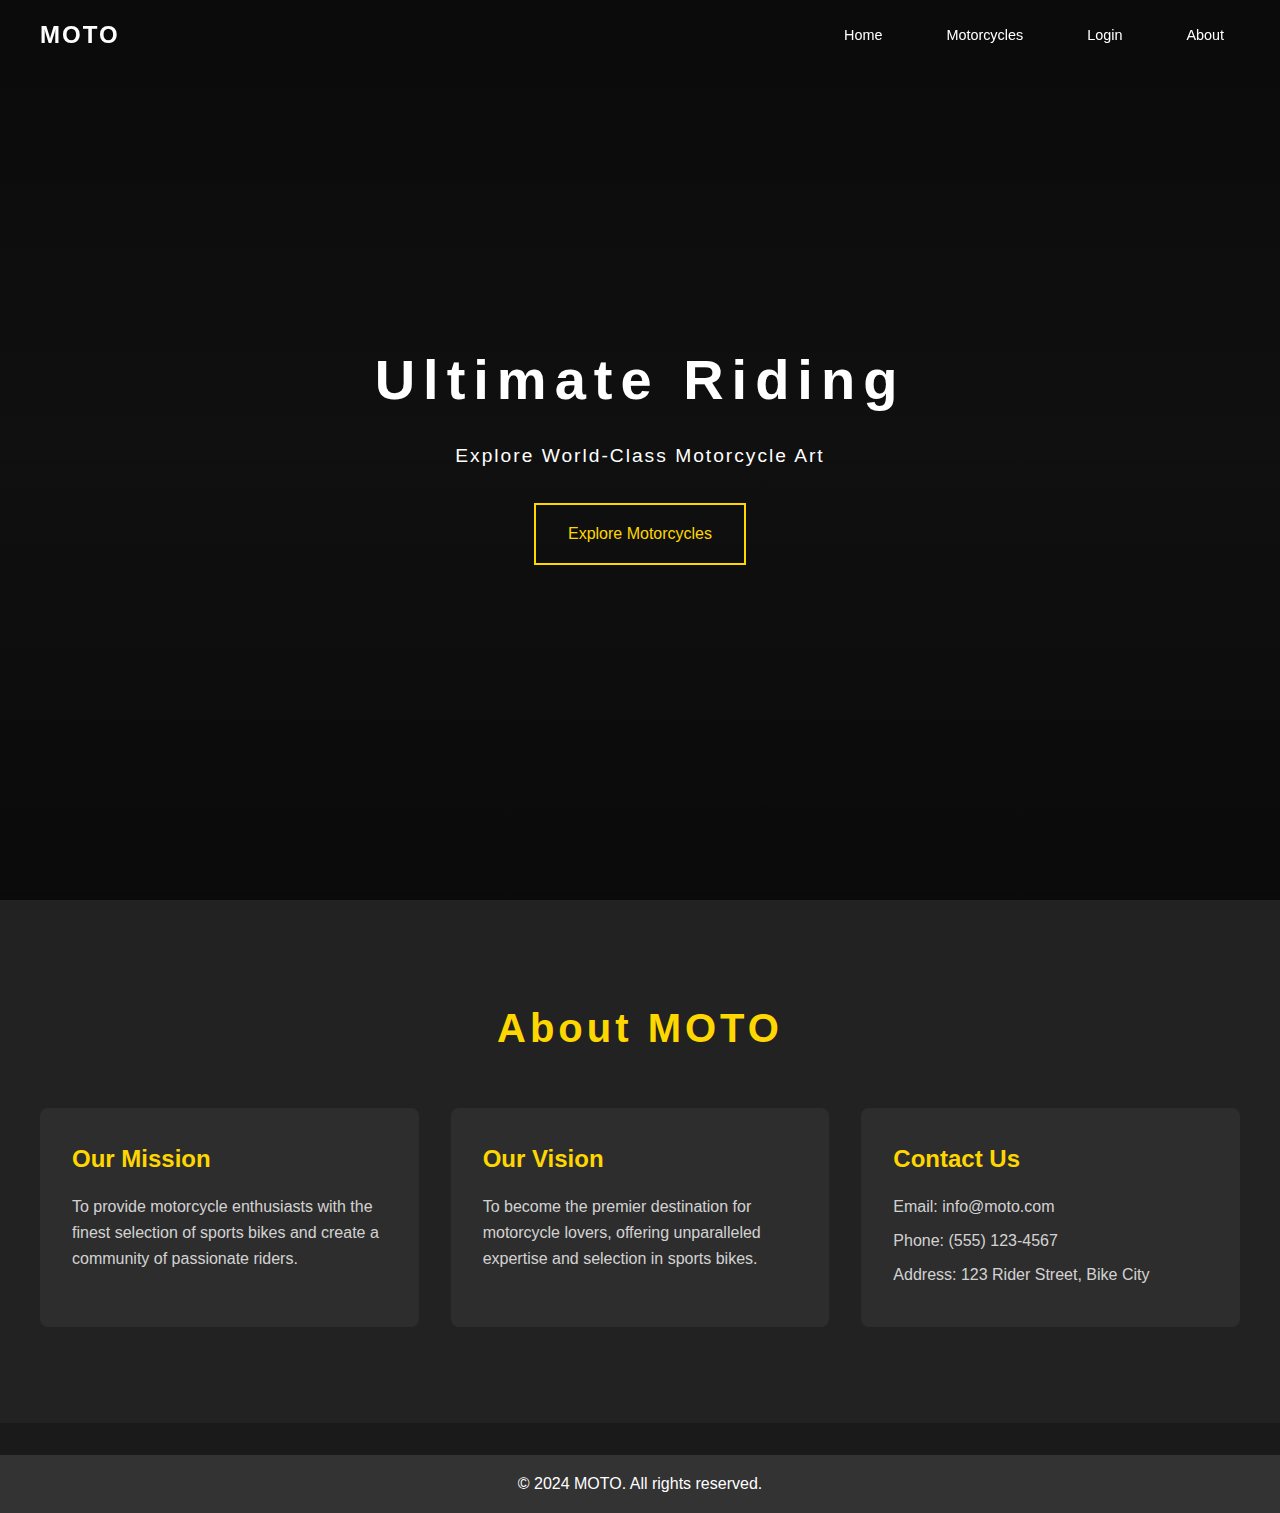
<file: index.html>
<!DOCTYPE html>
<html lang="en">
<head>
    <meta charset="UTF-8">
    <meta name="viewport" content="width=device-width, initial-scale=1.0">
    <title>MOTO</title>
    <link rel="stylesheet" href="style.css">
</head>
<body>
    <header>
        <nav>
            <div class="logo">MOTO</div>
            <ul class="nav-links">
                <li><a href="index.html">Home</a></li>
                <li><a href="motorcycles.html">Motorcycles</a></li>
                <li><a href="login.html">Login</a></li>
                <li><a href="#about">About</a></li>
            </ul>
        </nav>
    </header>

    <main>
        <section class="hero">
            <div class="hero-content">
                <h1>Ultimate Riding</h1>
                <p>Explore World-Class Motorcycle Art</p>
                <a href="motorcycles.html" class="explore-btn">Explore Motorcycles</a>
            </div>
        </section>

        <section id="about" class="about-section">
            <div class="about-content">
                <h2>About MOTO</h2>
                <div class="about-grid">
                    <div class="about-card">
                        <h3>Our Mission</h3>
                        <p>To provide motorcycle enthusiasts with the finest selection of sports bikes and create a community of passionate riders.</p>
                    </div>
                    <div class="about-card">
                        <h3>Our Vision</h3>
                        <p>To become the premier destination for motorcycle lovers, offering unparalleled expertise and selection in sports bikes.</p>
                    </div>
                    <div class="about-card">
                        <h3>Contact Us</h3>
                        <p>Email: info@moto.com</p>
                        <p>Phone: (555) 123-4567</p>
                        <p>Address: 123 Rider Street, Bike City</p>
                    </div>
                </div>
            </div>
        </section>
    </main>

    <footer>
        <p>&copy; 2024 MOTO. All rights reserved.</p>
    </footer>

    <script src="script.js"></script>
</body>
</html>
</file>
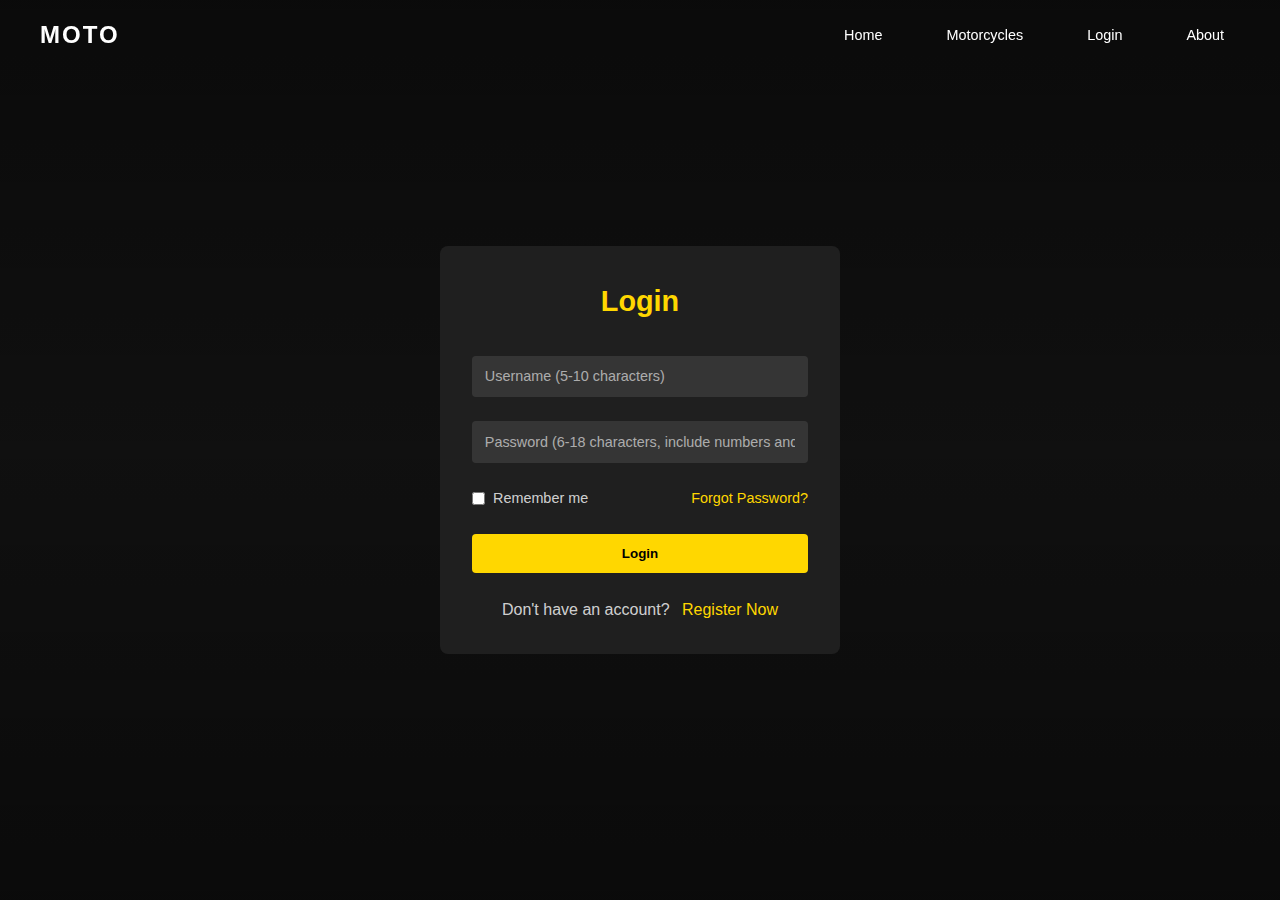
<file: login.html>
<!DOCTYPE html>
<html lang="en">
<head>
    <meta charset="UTF-8">
    <meta name="viewport" content="width=device-width, initial-scale=1.0">
    <title>MOTO - Login</title>
    <link rel="stylesheet" href="style.css">
</head>
<body>
    <header>
        <nav>
            <div class="logo">MOTO</div>
            <ul class="nav-links">
                <li><a href="index.html">Home</a></li>
                <li><a href="motorcycles.html">Motorcycles</a></li>
                <li><a href="login.html" class="active">Login</a></li>
                <li><a href="index.html#about">About</a></li>
            </ul>
        </nav>
    </header>

    <main>
        <section class="login-section">
            <div class="login-container">
                <h2>Login</h2>
                <form id="loginForm">
                    <div class="form-group">
                        <input type="text" id="username" name="username" placeholder="Username (5-10 characters)" required>
                    </div>
                    <div class="form-group">
                        <input type="password" id="password" name="password" placeholder="Password (6-18 characters, include numbers and letters)" required>
                    </div>
                    <div class="form-options">
                        <label class="remember-me">
                            <input type="checkbox" id="remember" name="remember">
                            <span>Remember me</span>
                        </label>
                        <a href="#" class="forgot-password">Forgot Password?</a>
                    </div>
                    <button type="submit" class="login-btn">Login</button>
                </form>
                <div class="register-link">
                    <span>Don't have an account?</span>
                    <a href="#" class="register-btn">Register Now</a>
                </div>
            </div>
        </section>
    </main>

    <script src="script.js"></script>
</body>
</html>
</file>
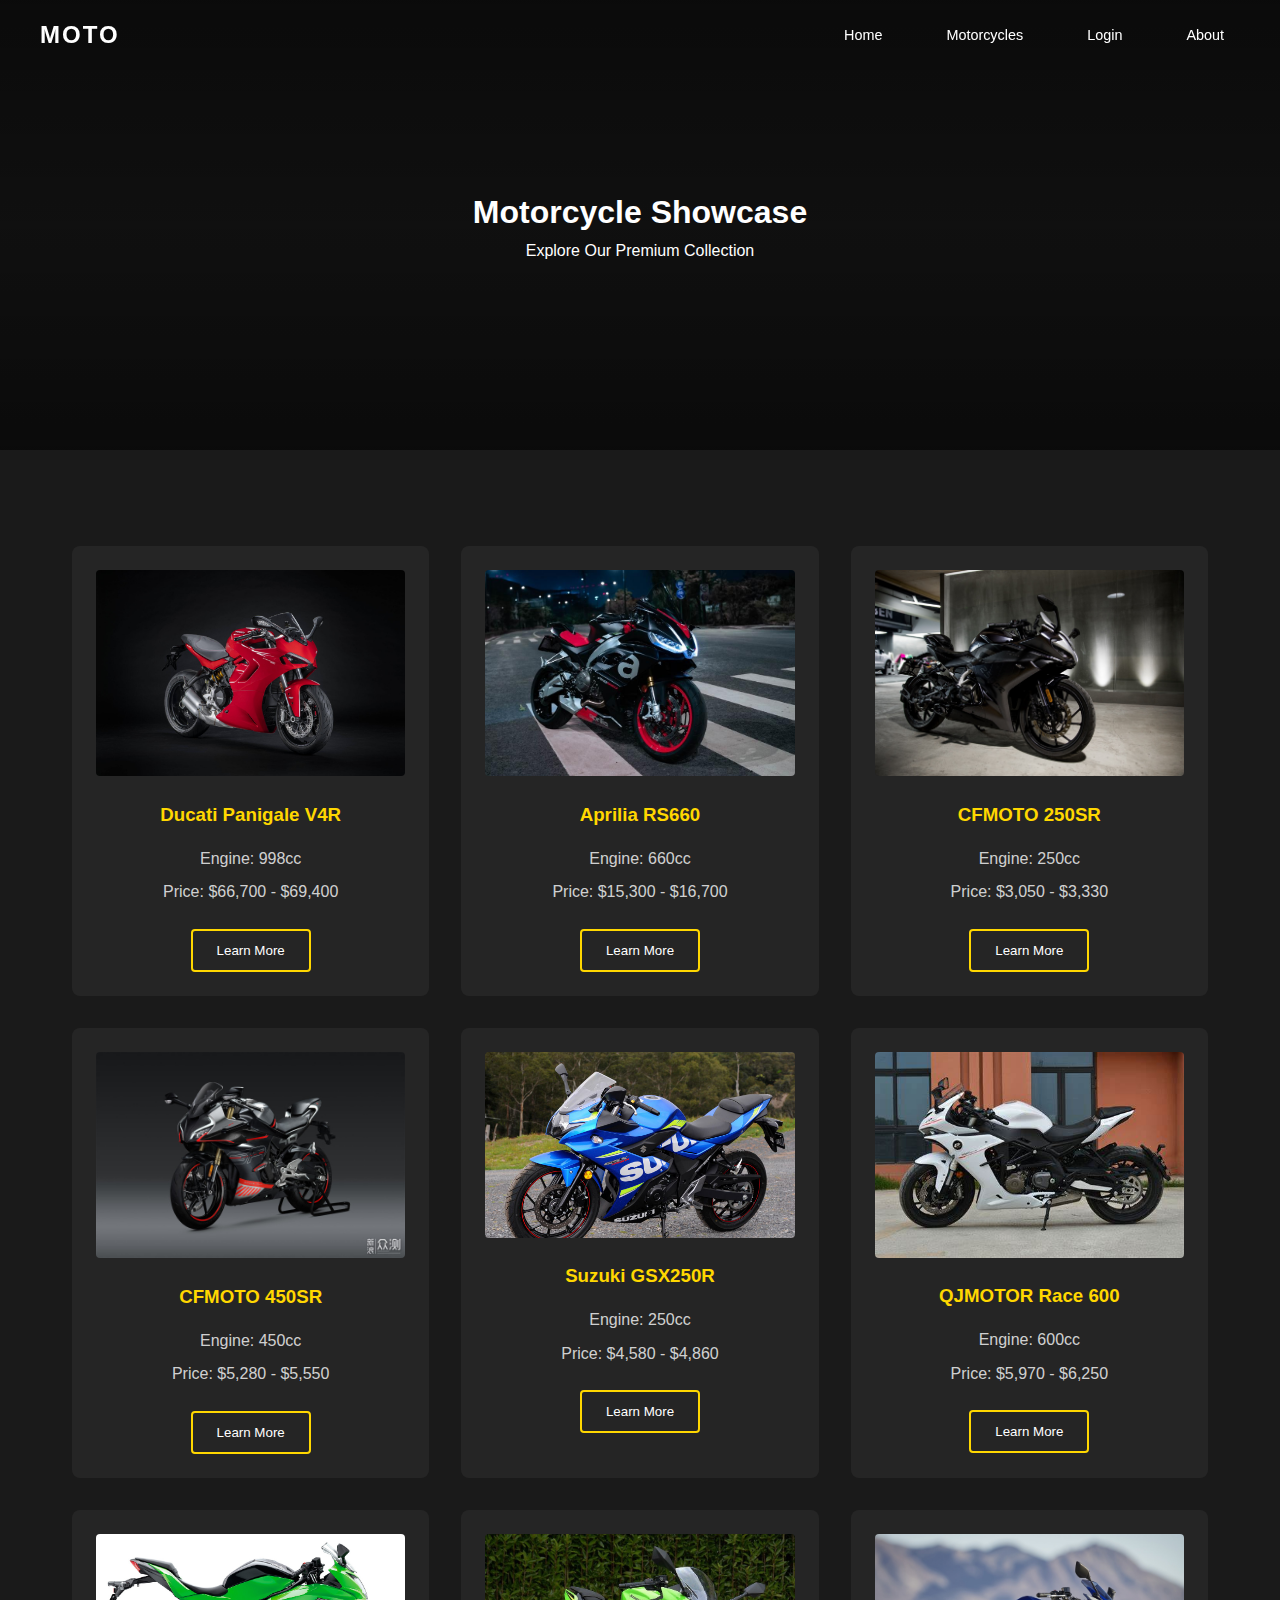
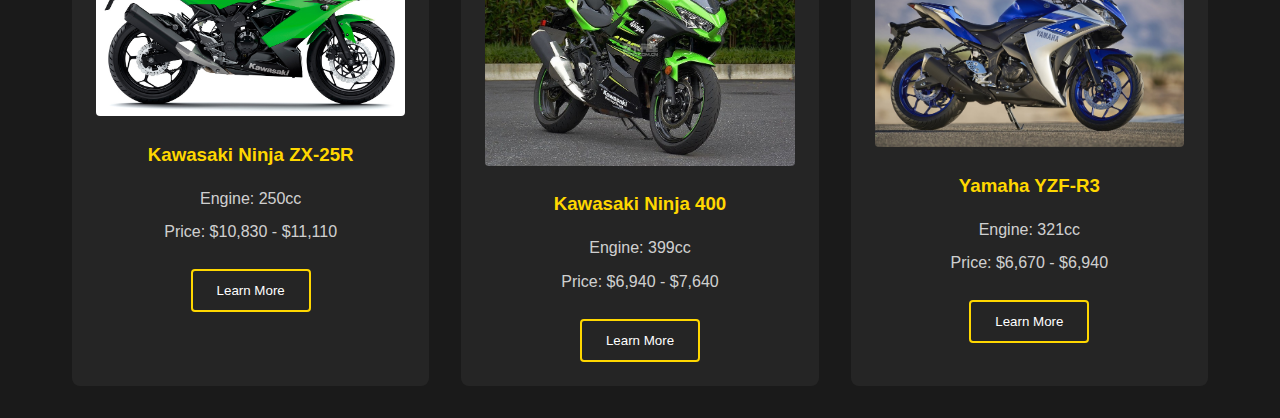
<file: motorcycles.html>
<!DOCTYPE html>
<html lang="en">
<head>
    <meta charset="UTF-8">
    <meta name="viewport" content="width=device-width, initial-scale=1.0">
    <title>MOTO - Motorcycle Showcase</title>
    <link rel="stylesheet" href="style.css">
</head>
<body>
    <header>
        <nav>
            <div class="logo">MOTO</div>
            <ul class="nav-links">
                <li><a href="index.html">Home</a></li>
                <li><a href="motorcycles.html" class="active">Motorcycles</a></li>
                <li><a href="login.html">Login</a></li>
                <li><a href="index.html#about">About</a></li>
            </ul>
        </nav>
    </header>

    <main>
        <section class="motorcycles-hero">
            <div class="hero-content">
                <h1>Motorcycle Showcase</h1>
                <p>Explore Our Premium Collection</p>
            </div>
        </section>
        <section class="motorcycles">
            <div class="motorcycle-grid">
                <div class="motorcycle-card">
                    <img src="moto/moto1.png" alt="Motorcycle 1">
                    <h3>Ducati Panigale V4R</h3>
                    <p>Engine: 998cc</p>
                    <p>Price: $66,700 - $69,400</p>
                    <button class="detail-btn">Learn More</button>
                </div>
                <div class="motorcycle-card">
                    <img src="moto/moto2.jpg" alt="Motorcycle 2">
                    <h3>Aprilia RS660</h3>
                    <p>Engine: 660cc</p>
                    <p>Price: $15,300 - $16,700</p>
                    <button class="detail-btn">Learn More</button>
                </div>
                <div class="motorcycle-card">
                    <img src="moto/moto3.jpg" alt="Motorcycle 3">
                    <h3>CFMOTO 250SR</h3>
                    <p>Engine: 250cc</p>
                    <p>Price: $3,050 - $3,330</p>
                    <button class="detail-btn">Learn More</button>
                </div>
                <div class="motorcycle-card">
                    <img src="moto/moto4.jpeg" alt="Motorcycle 4">
                    <h3>CFMOTO 450SR</h3>
                    <p>Engine: 450cc</p>
                    <p>Price: $5,280 - $5,550</p>
                    <button class="detail-btn">Learn More</button>
                </div>
                <div class="motorcycle-card">
                    <img src="moto/moto5.jpg" alt="Motorcycle 5">
                    <h3>Suzuki GSX250R</h3>
                    <p>Engine: 250cc</p>
                    <p>Price: $4,580 - $4,860</p>
                    <button class="detail-btn">Learn More</button>
                </div>
                <div class="motorcycle-card">
                    <img src="moto/moto6.jpg" alt="Motorcycle 6">
                    <h3>QJMOTOR Race 600</h3>
                    <p>Engine: 600cc</p>
                    <p>Price: $5,970 - $6,250</p>
                    <button class="detail-btn">Learn More</button>
                </div>
                <div class="motorcycle-card">
                    <img src="moto/moto7.jpg" alt="Motorcycle 7">
                    <h3>Kawasaki Ninja ZX-25R</h3>
                    <p>Engine: 250cc</p>
                    <p>Price: $10,830 - $11,110</p>
                    <button class="detail-btn">Learn More</button>
                </div>
                <div class="motorcycle-card">
                    <img src="moto/moto8.jpg" alt="Motorcycle 8">
                    <h3>Kawasaki Ninja 400</h3>
                    <p>Engine: 399cc</p>
                    <p>Price: $6,940 - $7,640</p>
                    <button class="detail-btn">Learn More</button>
                </div>
                <div class="motorcycle-card">
                    <img src="moto/moto9.jpg" alt="Motorcycle 9">
                    <h3>Yamaha YZF-R3</h3>
                    <p>Engine: 321cc</p>
                    <p>Price: $6,670 - $6,940</p>
                    <button class="detail-btn">Learn More</button>
                </div>
            </div>
        </section>
    </main>

    <script src="script.js"></script>
</body>
</html>
</file>
<file: style.css>
* {
    margin: 0;
    padding: 0;
    box-sizing: border-box;
}

body {
    font-family: Arial, sans-serif;
    line-height: 1.6;
    background-color: #1a1a1a;
}

/* 导航栏样式 */
header {
    background-color: transparent;
    position: fixed;
    width: 100%;
    z-index: 1000;
    padding: 1rem;
}

nav {
    display: flex;
    justify-content: space-between;
    align-items: center;
    max-width: 1200px;
    margin: 0 auto;
}

.logo {
    color: white;
    font-size: 1.5rem;
    font-weight: bold;
    letter-spacing: 2px;
}

.nav-links {
    display: flex;
    list-style: none;
}

.nav-links li {
    margin-left: 2rem;
}

.nav-links a {
    color: white;
    text-decoration: none;
    padding: 0.5rem 1rem;
    font-size: 0.9rem;
    transition: opacity 0.3s;
}

.nav-links a:hover {
    opacity: 0.8;
}

/* 首页样式 */
.hero {
    height: 100vh;
    background-image: url('https://images.unsplash.com/photo-1558981806-ec527fa84c39?auto=format&fit=crop&w=1350&q=80');
    background-size: cover;
    background-position: center 30%;
    background-repeat: no-repeat;
    position: relative;
    display: flex;
    align-items: center;
    justify-content: center;
    color: white;
    text-align: center;
}

.hero::before {
    content: '';
    position: absolute;
    top: 0;
    left: 0;
    right: 0;
    bottom: 0;
    background: linear-gradient(
        to bottom,
        rgba(0, 0, 0, 0.6) 0%,
        rgba(0, 0, 0, 0.4) 50%,
        rgba(0, 0, 0, 0.6) 100%
    );
}

.hero-content {
    position: relative;
    z-index: 1;
}

.hero h1 {
    font-size: 3.5rem;
    margin-bottom: 1rem;
    letter-spacing: 8px;
}

.hero p {
    font-size: 1.2rem;
    margin-bottom: 2rem;
    letter-spacing: 2px;
}

.explore-btn {
    display: inline-block;
    padding: 1rem 2rem;
    background-color: transparent;
    border: 2px solid #FFD700;
    color: #FFD700;
    text-decoration: none;
    font-size: 1rem;
    transition: all 0.3s;
    cursor: pointer;
}

.explore-btn:hover {
    background-color: #FFD700;
    color: black;
}

/* 摩托车展示页面样式 */
.motorcycles-hero {
    height: 50vh;
    background-image: url('https://images.unsplash.com/photo-1558981806-ec527fa84c39?auto=format&fit=crop&w=1350&q=80');
    background-size: cover;
    background-position: center 30%;
    background-repeat: no-repeat;
    position: relative;
    display: flex;
    align-items: center;
    justify-content: center;
    color: white;
    text-align: center;
    margin-bottom: 4rem;
}

.motorcycles-hero::before {
    content: '';
    position: absolute;
    top: 0;
    left: 0;
    right: 0;
    bottom: 0;
    background: linear-gradient(
        to bottom,
        rgba(0, 0, 0, 0.6) 0%,
        rgba(0, 0, 0, 0.4) 50%,
        rgba(0, 0, 0, 0.6) 100%
    );
}

.motorcycles {
    padding: 2rem;
    max-width: 1200px;
    margin: 0 auto;
}

.motorcycle-grid {
    display: grid;
    grid-template-columns: repeat(auto-fit, minmax(300px, 1fr));
    gap: 2rem;
}

.motorcycle-card {
    border: none;
    background-color: rgba(255, 255, 255, 0.05);
    padding: 1.5rem;
    text-align: center;
    border-radius: 8px;
    color: white;
    transition: transform 0.3s;
}

.motorcycle-card:hover {
    transform: translateY(-5px);
}

.motorcycle-card img {
    max-width: 100%;
    margin-bottom: 1rem;
    border-radius: 4px;
}

.motorcycle-card h3 {
    color: #FFD700;
    margin-bottom: 1rem;
}

.motorcycle-card p {
    color: rgba(255, 255, 255, 0.8);
    margin-bottom: 0.5rem;
}

.detail-btn {
    background-color: transparent;
    border: 2px solid #FFD700;
    color: white;
    padding: 0.75rem 1.5rem;
    cursor: pointer;
    margin-top: 1rem;
    border-radius: 4px;
    transition: all 0.3s;
}

.detail-btn:hover {
    background-color: #FFD700;
    color: black;
}

/* 登录页面样式 */
.login-section {
    min-height: 100vh;
    display: flex;
    justify-content: center;
    align-items: center;
    background-image: url('https://images.unsplash.com/photo-1558981806-ec527fa84c39?auto=format&fit=crop&w=1350&q=80');
    background-size: cover;
    background-position: center 30%;
    background-repeat: no-repeat;
    position: relative;
}

.login-section::before {
    content: '';
    position: absolute;
    top: 0;
    left: 0;
    right: 0;
    bottom: 0;
    background: linear-gradient(
        to bottom,
        rgba(0, 0, 0, 0.6) 0%,
        rgba(0, 0, 0, 0.4) 50%,
        rgba(0, 0, 0, 0.6) 100%
    );
}

.login-container {
    position: relative;
    z-index: 1;
    background-color: rgba(33, 33, 33, 0.9);
    padding: 2rem;
    border-radius: 8px;
    width: 100%;
    max-width: 400px;
    color: white;
}

.login-container h2 {
    color: #FFD700;
    text-align: center;
    margin-bottom: 2rem;
    font-size: 1.8rem;
}

.form-group {
    margin-bottom: 1.5rem;
}

.form-group input {
    width: 100%;
    padding: 0.8rem;
    border: none;
    background-color: rgba(255, 255, 255, 0.1);
    border-radius: 4px;
    color: white;
    font-size: 0.9rem;
}

.form-group input::placeholder {
    color: rgba(255, 255, 255, 0.6);
}

.form-options {
    display: flex;
    justify-content: space-between;
    align-items: center;
    margin-bottom: 1.5rem;
    font-size: 0.9rem;
}

.remember-me {
    display: flex;
    align-items: center;
    gap: 0.5rem;
    color: rgba(255, 255, 255, 0.8);
}

.forgot-password {
    color: #FFD700;
    text-decoration: none;
}

.login-btn {
    width: 100%;
    padding: 0.75rem;
    background-color: #FFD700;
    color: black;
    border: none;
    border-radius: 4px;
    cursor: pointer;
    font-weight: bold;
    margin-bottom: 1.5rem;
    transition: background-color 0.3s;
}

.login-btn:hover {
    background-color: #f0c800;
}

.register-link {
    text-align: center;
    color: rgba(255, 255, 255, 0.8);
}

.register-link .register-btn {
    color: #FFD700;
    text-decoration: none;
    margin-left: 0.5rem;
}

/* 页脚样式 */
footer {
    background-color: #333;
    color: white;
    text-align: center;
    padding: 1rem;
    margin-top: 2rem;
}

/* About section styles */
.about-section {
    padding: 6rem 2rem;
    background-color: #222;
    color: white;
}

.about-content {
    max-width: 1200px;
    margin: 0 auto;
}

.about-content h2 {
    text-align: center;
    color: #FFD700;
    font-size: 2.5rem;
    margin-bottom: 3rem;
    letter-spacing: 4px;
}

.about-grid {
    display: grid;
    grid-template-columns: repeat(auto-fit, minmax(300px, 1fr));
    gap: 2rem;
}

.about-card {
    background-color: rgba(255, 255, 255, 0.05);
    padding: 2rem;
    border-radius: 8px;
    transition: transform 0.3s;
}

.about-card:hover {
    transform: translateY(-5px);
}

.about-card h3 {
    color: #FFD700;
    margin-bottom: 1rem;
    font-size: 1.5rem;
}

.about-card p {
    color: rgba(255, 255, 255, 0.8);
    line-height: 1.6;
    margin-bottom: 0.5rem;
}

/* Smooth scroll behavior */
html {
    scroll-behavior: smooth;
}
</file>
